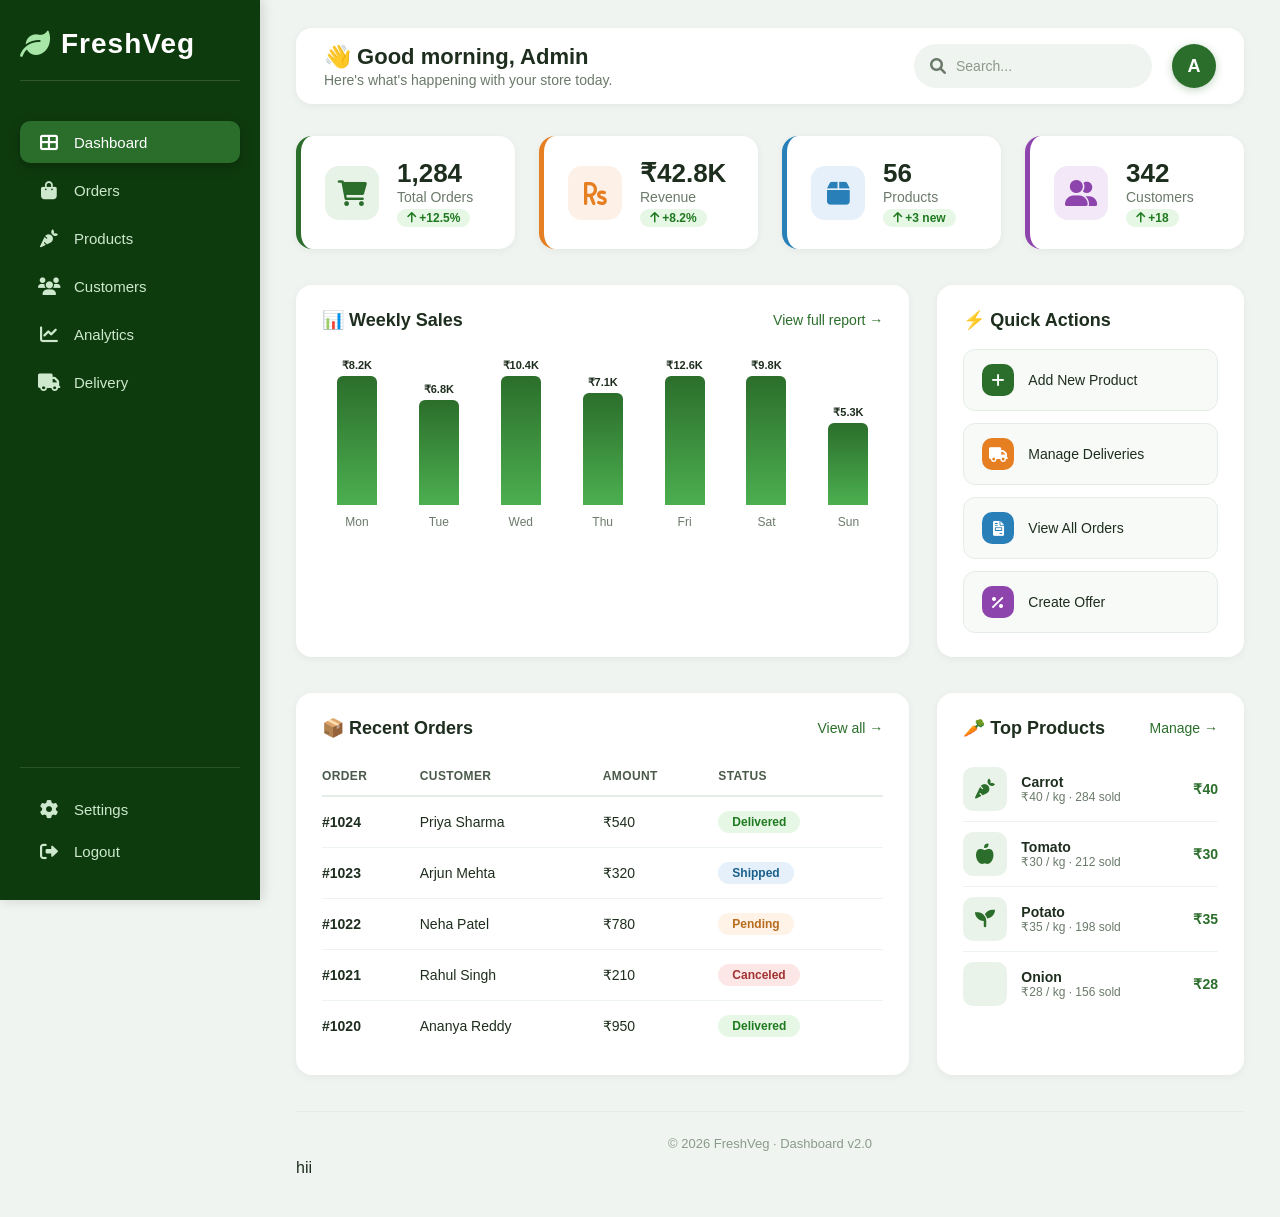
<file: PurchaseHtml/dash.html>
<!DOCTYPE html>
<html lang="en">
<head>
    <meta charset="UTF-8" />
    <meta name="viewport" content="width=device-width, initial-scale=1.0" />
    <title>FreshVeg — Dashboard</title>
    <link rel="stylesheet" href="https://cdnjs.cloudflare.com/ajax/libs/font-awesome/6.0.0-beta3/css/all.min.css" />
    <style>
        /* ───────── RESET & BASE ───────── */
        * {
            margin: 0;
            padding: 0;
            box-sizing: border-box;
        }

        body {
            font-family: 'Segoe UI', Arial, sans-serif;
            background: #f0f4f0;
            display: flex;
            min-height: 100vh;
            color: #1e2e1e;
        }

        /* ───────── SIDEBAR ───────── */
        .sidebar {
            width: 260px;
            background: #0e3b0e;
            color: #fff;
            display: flex;
            flex-direction: column;
            padding: 28px 20px;
            position: sticky;
            top: 0;
            height: 100vh;
            overflow-y: auto;
            flex-shrink: 0;
            box-shadow: 2px 0 12px rgba(0, 0, 0, 0.15);
        }

        .sidebar .logo {
            font-size: 28px;
            font-weight: 700;
            letter-spacing: 1px;
            display: flex;
            align-items: center;
            gap: 10px;
            margin-bottom: 40px;
            padding-bottom: 20px;
            border-bottom: 1px solid rgba(255, 255, 255, 0.15);
        }

        .sidebar .logo i {
            font-size: 30px;
            color: #a8e6a8;
        }

        .sidebar nav {
            display: flex;
            flex-direction: column;
            gap: 6px;
            flex: 1;
        }

        .sidebar nav a {
            color: #cde8cd;
            text-decoration: none;
            padding: 12px 18px;
            border-radius: 10px;
            font-size: 15px;
            font-weight: 500;
            display: flex;
            align-items: center;
            gap: 14px;
            transition: 0.25s ease;
        }

        .sidebar nav a i {
            width: 22px;
            font-size: 18px;
            text-align: center;
        }

        .sidebar nav a:hover {
            background: rgba(255, 255, 255, 0.10);
            color: #fff;
        }

        .sidebar nav a.active {
            background: #2b6e2b;
            color: #fff;
            box-shadow: 0 4px 12px rgba(0, 0, 0, 0.25);
        }

        .sidebar .bottom-links {
            margin-top: auto;
            border-top: 1px solid rgba(255, 255, 255, 0.12);
            padding-top: 20px;
        }

        .sidebar .bottom-links a {
            color: #cde8cd;
            text-decoration: none;
            padding: 12px 18px;
            border-radius: 10px;
            font-size: 15px;
            font-weight: 500;
            display: flex;
            align-items: center;
            gap: 14px;
            transition: 0.25s ease;
        }

        .sidebar .bottom-links a:hover {
            background: rgba(255, 255, 255, 0.10);
            color: #fff;
        }

        .sidebar .bottom-links a i {
            width: 22px;
            font-size: 18px;
            text-align: center;
        }

        /* ───────── MAIN CONTENT ───────── */
        .main {
            flex: 1;
            padding: 28px 36px 40px;
            overflow-y: auto;
        }

        /* ─── TOP BAR ─── */
        .topbar {
            display: flex;
            justify-content: space-between;
            align-items: center;
            background: #fff;
            padding: 16px 28px;
            border-radius: 16px;
            box-shadow: 0 2px 8px rgba(0, 0, 0, 0.05);
            margin-bottom: 32px;
            flex-wrap: wrap;
            gap: 16px;
        }

        .topbar .greeting h2 {
            font-size: 22px;
            font-weight: 600;
            color: #1e2e1e;
        }

        .topbar .greeting p {
            font-size: 14px;
            color: #6b7a6b;
            margin-top: 2px;
        }

        .topbar .right {
            display: flex;
            align-items: center;
            gap: 20px;
        }

        .topbar .right .search-box {
            display: flex;
            align-items: center;
            background: #f0f4f0;
            border-radius: 30px;
            padding: 6px 16px;
            gap: 10px;
        }

        .topbar .right .search-box input {
            border: none;
            background: transparent;
            padding: 8px 0;
            font-size: 14px;
            outline: none;
            width: 180px;
            color: #1e2e1e;
        }

        .topbar .right .search-box input::placeholder {
            color: #8a9a8a;
        }

        .topbar .right .search-box i {
            color: #6b7a6b;
        }

        .topbar .right .avatar {
            width: 44px;
            height: 44px;
            border-radius: 50%;
            background: #2b6e2b;
            color: #fff;
            display: flex;
            align-items: center;
            justify-content: center;
            font-weight: 600;
            font-size: 18px;
            cursor: pointer;
            box-shadow: 0 2px 8px rgba(43, 110, 43, 0.3);
        }

        /* ─── STATS CARDS ─── */
        .stats-grid {
            display: grid;
            grid-template-columns: repeat(auto-fit, minmax(200px, 1fr));
            gap: 24px;
            margin-bottom: 36px;
        }

        .stat-card {
            background: #fff;
            padding: 22px 24px;
            border-radius: 16px;
            box-shadow: 0 2px 8px rgba(0, 0, 0, 0.05);
            display: flex;
            align-items: center;
            gap: 18px;
            transition: 0.2s ease;
            border-left: 5px solid #2b6e2b;
        }

        .stat-card:hover {
            transform: translateY(-3px);
            box-shadow: 0 8px 24px rgba(0, 0, 0, 0.08);
        }

        .stat-card .icon {
            width: 54px;
            height: 54px;
            border-radius: 14px;
            background: #e8f3e8;
            display: flex;
            align-items: center;
            justify-content: center;
            font-size: 26px;
            color: #2b6e2b;
            flex-shrink: 0;
        }

        .stat-card .info h3 {
            font-size: 26px;
            font-weight: 700;
            color: #1e2e1e;
        }

        .stat-card .info p {
            font-size: 14px;
            color: #6b7a6b;
            font-weight: 500;
        }

        .stat-card .info .trend {
            font-size: 12px;
            font-weight: 600;
            margin-top: 4px;
            display: inline-block;
            padding: 2px 10px;
            border-radius: 20px;
            background: #e6f7e6;
            color: #1f7a1f;
        }

        .stat-card:nth-child(2) {
            border-left-color: #e67e22;
        }
        .stat-card:nth-child(2) .icon {
            background: #fdf0e6;
            color: #e67e22;
        }

        .stat-card:nth-child(3) {
            border-left-color: #2980b9;
        }
        .stat-card:nth-child(3) .icon {
            background: #e6f0fa;
            color: #2980b9;
        }

        .stat-card:nth-child(4) {
            border-left-color: #8e44ad;
        }
        .stat-card:nth-child(4) .icon {
            background: #f3e8f8;
            color: #8e44ad;
        }

        /* ─── TWO-COLUMN LAYOUT ─── */
        .row {
            display: grid;
            grid-template-columns: 2fr 1fr;
            gap: 28px;
            margin-bottom: 36px;
        }

        .panel {
            background: #fff;
            border-radius: 16px;
            padding: 24px 26px;
            box-shadow: 0 2px 8px rgba(0, 0, 0, 0.05);
        }

        .panel .panel-header {
            display: flex;
            justify-content: space-between;
            align-items: center;
            margin-bottom: 18px;
        }

        .panel .panel-header h3 {
            font-size: 18px;
            font-weight: 600;
            color: #1e2e1e;
        }

        .panel .panel-header a {
            color: #2b6e2b;
            text-decoration: none;
            font-size: 14px;
            font-weight: 500;
        }

        .panel .panel-header a:hover {
            text-decoration: underline;
        }

        /* ─── CHART (bar) ─── */
        .chart-bars {
            display: flex;
            justify-content: space-between;
            align-items: flex-end;
            height: 180px;
            padding-top: 10px;
            gap: 12px;
        }

        .chart-bar-item {
            display: flex;
            flex-direction: column;
            align-items: center;
            flex: 1;
            height: 100%;
            justify-content: flex-end;
        }

        .chart-bar-item .bar {
            width: 100%;
            max-width: 40px;
            border-radius: 6px 6px 0 0;
            background: linear-gradient(180deg, #2b6e2b, #4caf50);
            transition: 0.3s ease;
            min-height: 8px;
            position: relative;
        }

        .chart-bar-item .bar:hover {
            opacity: 0.8;
            transform: scaleY(1.02);
            transform-origin: bottom;
        }

        .chart-bar-item .bar-label {
            margin-top: 10px;
            font-size: 12px;
            color: #6b7a6b;
            font-weight: 500;
        }

        .chart-bar-item .bar-value {
            font-size: 11px;
            font-weight: 600;
            color: #1e2e1e;
            margin-bottom: 4px;
        }

        /* ─── RECENT ORDERS TABLE ─── */
        .table-wrap {
            overflow-x: auto;
        }

        .orders-table {
            width: 100%;
            border-collapse: collapse;
            font-size: 14px;
        }

        .orders-table th {
            text-align: left;
            padding: 12px 8px 12px 0;
            border-bottom: 2px solid #e6ede6;
            color: #4a5a4a;
            font-weight: 600;
            font-size: 12px;
            text-transform: uppercase;
            letter-spacing: 0.4px;
        }

        .orders-table td {
            padding: 14px 8px 14px 0;
            border-bottom: 1px solid #edf3ed;
            color: #1e2e1e;
        }

        .orders-table tr:last-child td {
            border-bottom: none;
        }

        .orders-table .badge {
            display: inline-block;
            padding: 4px 14px;
            border-radius: 30px;
            font-size: 12px;
            font-weight: 600;
        }

        .badge-delivered {
            background: #e6f7e6;
            color: #1f7a1f;
        }

        .badge-pending {
            background: #fef3e6;
            color: #b86b1f;
        }

        .badge-shipped {
            background: #e6f0fa;
            color: #1a5f8a;
        }

        .badge-canceled {
            background: #fde6e6;
            color: #a13232;
        }

        /* ─── QUICK ACTIONS ─── */
        .quick-actions {
            display: flex;
            flex-direction: column;
            gap: 12px;
        }

        .quick-actions .action-btn {
            display: flex;
            align-items: center;
            gap: 14px;
            padding: 14px 18px;
            border-radius: 12px;
            background: #f7faf7;
            border: 1px solid #e6ede6;
            text-decoration: none;
            color: #1e2e1e;
            font-weight: 500;
            transition: 0.2s ease;
            font-size: 14px;
        }

        .quick-actions .action-btn:hover {
            background: #eaf3ea;
            border-color: #2b6e2b;
            transform: translateX(4px);
        }

        .quick-actions .action-btn i {
            width: 32px;
            height: 32px;
            border-radius: 10px;
            background: #2b6e2b;
            color: #fff;
            display: flex;
            align-items: center;
            justify-content: center;
            font-size: 15px;
            flex-shrink: 0;
        }

        .quick-actions .action-btn:nth-child(2) i {
            background: #e67e22;
        }
        .quick-actions .action-btn:nth-child(3) i {
            background: #2980b9;
        }
        .quick-actions .action-btn:nth-child(4) i {
            background: #8e44ad;
        }

        /* ─── PRODUCT LIST (mini) ─── */
        .product-mini {
            display: flex;
            align-items: center;
            gap: 14px;
            padding: 10px 0;
            border-bottom: 1px solid #edf3ed;
        }

        .product-mini:last-child {
            border-bottom: none;
        }

        .product-mini .thumb {
            width: 44px;
            height: 44px;
            border-radius: 10px;
            background: #eaf3ea;
            display: flex;
            align-items: center;
            justify-content: center;
            font-size: 20px;
            color: #2b6e2b;
            flex-shrink: 0;
        }

        .product-mini .details {
            flex: 1;
        }

        .product-mini .details h4 {
            font-size: 14px;
            font-weight: 600;
            color: #1e2e1e;
        }

        .product-mini .details p {
            font-size: 12px;
            color: #6b7a6b;
        }

        .product-mini .price {
            font-weight: 600;
            color: #2b6e2b;
            font-size: 14px;
        }

        /* ─── FOOTER ─── */
        .dashboard-footer {
            text-align: center;
            padding: 24px 0 8px;
            color: #8a9a8a;
            font-size: 13px;
            border-top: 1px solid #e6ede6;
            margin-top: 12px;
        }

        /* ───────── RESPONSIVE ───────── */
        @media (max-width: 1024px) {
            .row {
                grid-template-columns: 1fr;
            }
        }

        @media (max-width: 768px) {
            .sidebar {
                width: 80px;
                padding: 20px 12px;
            }

            .sidebar .logo {
                font-size: 20px;
                justify-content: center;
            }
            .sidebar .logo span {
                display: none;
            }
            .sidebar nav a span,
            .sidebar .bottom-links a span {
                display: none;
            }
            .sidebar nav a,
            .sidebar .bottom-links a {
                justify-content: center;
                padding: 14px;
            }
            .sidebar nav a i,
            .sidebar .bottom-links a i {
                font-size: 20px;
                width: auto;
            }

            .main {
                padding: 20px 16px;
            }

            .topbar {
                flex-direction: column;
                align-items: stretch;
                gap: 12px;
                padding: 16px 20px;
            }

            .topbar .right {
                flex-wrap: wrap;
                justify-content: space-between;
            }

            .topbar .right .search-box input {
                width: 120px;
            }

            .stats-grid {
                grid-template-columns: 1fr 1fr;
                gap: 16px;
            }

            .stat-card {
                padding: 16px 18px;
            }
            .stat-card .info h3 {
                font-size: 20px;
            }
        }

        @media (max-width: 480px) {
            .sidebar {
                width: 60px;
                padding: 14px 8px;
            }
            .sidebar .logo {
                font-size: 16px;
            }
            .sidebar .logo i {
                font-size: 22px;
            }
            .sidebar nav a,
            .sidebar .bottom-links a {
                padding: 10px;
            }

            .stats-grid {
                grid-template-columns: 1fr;
            }

            .topbar .right .search-box input {
                width: 100px;
            }

            .panel {
                padding: 18px 16px;
            }

            .chart-bars {
                height: 140px;
                gap: 8px;
            }
            .chart-bar-item .bar {
                max-width: 28px;
            }
        }
    </style>
</head>
<body>

    <!-- ═══════ SIDEBAR ═══════ -->
    <aside class="sidebar">
        <div class="logo">
            <i class="fas fa-leaf"></i>
            <span>FreshVeg</span>
        </div>

        <nav>
            <a href="#" class="active">
                <i class="fas fa-th-large"></i>
                <span>Dashboard</span>
            </a>
            <a href="#">
                <i class="fas fa-shopping-bag"></i>
                <span>Orders</span>
            </a>
            <a href="#">
                <i class="fas fa-carrot"></i>
                <span>Products</span>
            </a>
            <a href="#">
                <i class="fas fa-users"></i>
                <span>Customers</span>
            </a>
            <a href="#">
                <i class="fas fa-chart-line"></i>
                <span>Analytics</span>
            </a>
            <a href="#">
                <i class="fas fa-truck"></i>
                <span>Delivery</span>
            </a>
        </nav>

        <div class="bottom-links">
            <a href="#">
                <i class="fas fa-cog"></i>
                <span>Settings</span>
            </a>
            <a href="#">
                <i class="fas fa-sign-out-alt"></i>
                <span>Logout</span>
            </a>
        </div>
    </aside>

    <!-- ═══════ MAIN ═══════ -->
    <main class="main">

        <!-- TOP BAR -->
        <div class="topbar">
            <div class="greeting">
                <h2>👋 Good morning, Admin</h2>
                <p>Here's what's happening with your store today.</p>
            </div>
            <div class="right">
                <div class="search-box">
                    <i class="fas fa-search"></i>
                    <input type="text" placeholder="Search..." />
                </div>
                <div class="avatar">A</div>
            </div>
        </div>

        <!-- STATS -->
        <div class="stats-grid">
            <div class="stat-card">
                <div class="icon"><i class="fas fa-shopping-cart"></i></div>
                <div class="info">
                    <h3>1,284</h3>
                    <p>Total Orders</p>
                    <span class="trend"><i class="fas fa-arrow-up"></i> +12.5%</span>
                </div>
            </div>
            <div class="stat-card">
                <div class="icon"><i class="fas fa-rupee-sign"></i></div>
                <div class="info">
                    <h3>₹42.8K</h3>
                    <p>Revenue</p>
                    <span class="trend"><i class="fas fa-arrow-up"></i> +8.2%</span>
                </div>
            </div>
            <div class="stat-card">
                <div class="icon"><i class="fas fa-box"></i></div>
                <div class="info">
                    <h3>56</h3>
                    <p>Products</p>
                    <span class="trend"><i class="fas fa-arrow-up"></i> +3 new</span>
                </div>
            </div>
            <div class="stat-card">
                <div class="icon"><i class="fas fa-user-friends"></i></div>
                <div class="info">
                    <h3>342</h3>
                    <p>Customers</p>
                    <span class="trend"><i class="fas fa-arrow-up"></i> +18</span>
                </div>
            </div>
        </div>

        <!-- ROW: CHART + QUICK ACTIONS -->
        <div class="row">

            <!-- CHART -->
            <div class="panel">
                <div class="panel-header">
                    <h3>📊 Weekly Sales</h3>
                    <a href="#">View full report →</a>
                </div>
                <div class="chart-bars">
                    <div class="chart-bar-item">
                        <div class="bar-value">₹8.2K</div>
                        <div class="bar" style="height:76%;"></div>
                        <div class="bar-label">Mon</div>
                    </div>
                    <div class="chart-bar-item">
                        <div class="bar-value">₹6.8K</div>
                        <div class="bar" style="height:62%;"></div>
                        <div class="bar-label">Tue</div>
                    </div>
                    <div class="chart-bar-item">
                        <div class="bar-value">₹10.4K</div>
                        <div class="bar" style="height:94%;"></div>
                        <div class="bar-label">Wed</div>
                    </div>
                    <div class="chart-bar-item">
                        <div class="bar-value">₹7.1K</div>
                        <div class="bar" style="height:66%;"></div>
                        <div class="bar-label">Thu</div>
                    </div>
                    <div class="chart-bar-item">
                        <div class="bar-value">₹12.6K</div>
                        <div class="bar" style="height:100%;"></div>
                        <div class="bar-label">Fri</div>
                    </div>
                    <div class="chart-bar-item">
                        <div class="bar-value">₹9.8K</div>
                        <div class="bar" style="height:84%;"></div>
                        <div class="bar-label">Sat</div>
                    </div>
                    <div class="chart-bar-item">
                        <div class="bar-value">₹5.3K</div>
                        <div class="bar" style="height:48%;"></div>
                        <div class="bar-label">Sun</div>
                    </div>
                </div>
            </div>

            <!-- QUICK ACTIONS -->
            <div class="panel">
                <div class="panel-header">
                    <h3>⚡ Quick Actions</h3>
                </div>
                <div class="quick-actions">
                    <a href="#" class="action-btn">
                        <i class="fas fa-plus"></i>
                        Add New Product
                    </a>
                    <a href="#" class="action-btn">
                        <i class="fas fa-truck"></i>
                        Manage Deliveries
                    </a>
                    <a href="#" class="action-btn">
                        <i class="fas fa-file-invoice"></i>
                        View All Orders
                    </a>
                    <a href="#" class="action-btn">
                        <i class="fas fa-percent"></i>
                        Create Offer
                    </a>
                </div>
            </div>
        </div>

        <!-- ROW: RECENT ORDERS + TOP PRODUCTS -->
        <div class="row">

            <!-- RECENT ORDERS -->
            <div class="panel">
                <div class="panel-header">
                    <h3>📦 Recent Orders</h3>
                    <a href="#">View all →</a>
                </div>
                <div class="table-wrap">
                    <table class="orders-table">
                        <thead>
                            <tr>
                                <th>Order</th>
                                <th>Customer</th>
                                <th>Amount</th>
                                <th>Status</th>
                            </tr>
                        </thead>
                        <tbody>
                            <tr>
                                <td><strong>#1024</strong></td>
                                <td>Priya Sharma</td>
                                <td>₹540</td>
                                <td><span class="badge badge-delivered">Delivered</span></td>
                            </tr>
                            <tr>
                                <td><strong>#1023</strong></td>
                                <td>Arjun Mehta</td>
                                <td>₹320</td>
                                <td><span class="badge badge-shipped">Shipped</span></td>
                            </tr>
                            <tr>
                                <td><strong>#1022</strong></td>
                                <td>Neha Patel</td>
                                <td>₹780</td>
                                <td><span class="badge badge-pending">Pending</span></td>
                            </tr>
                            <tr>
                                <td><strong>#1021</strong></td>
                                <td>Rahul Singh</td>
                                <td>₹210</td>
                                <td><span class="badge badge-canceled">Canceled</span></td>
                            </tr>
                            <tr>
                                <td><strong>#1020</strong></td>
                                <td>Ananya Reddy</td>
                                <td>₹950</td>
                                <td><span class="badge badge-delivered">Delivered</span></td>
                            </tr>
                        </tbody>
                    </table>
                </div>
            </div>

            <!-- TOP PRODUCTS -->
            <div class="panel">
                <div class="panel-header">
                    <h3>🥕 Top Products</h3>
                    <a href="#">Manage →</a>
                </div>

                <div class="product-mini">
                    <div class="thumb"><i class="fas fa-carrot"></i></div>
                    <div class="details">
                        <h4>Carrot</h4>
                        <p>₹40 / kg · 284 sold</p>
                    </div>
                    <div class="price">₹40</div>
                </div>

                <div class="product-mini">
                    <div class="thumb"><i class="fas fa-apple-alt"></i></div>
                    <div class="details">
                        <h4>Tomato</h4>
                        <p>₹30 / kg · 212 sold</p>
                    </div>
                    <div class="price">₹30</div>
                </div>

                <div class="product-mini">
                    <div class="thumb"><i class="fas fa-seedling"></i></div>
                    <div class="details">
                        <h4>Potato</h4>
                        <p>₹35 / kg · 198 sold</p>
                    </div>
                    <div class="price">₹35</div>
                </div>

                <div class="product-mini">
                    <div class="thumb"><i class="fas fa-pepper"></i></div>
                    <div class="details">
                        <h4>Onion</h4>
                        <p>₹28 / kg · 156 sold</p>
                    </div>
                    <div class="price">₹28</div>
                </div>
            </div>
        </div>

        <!-- FOOTER -->
        <div class="dashboard-footer">
            © 2026 FreshVeg · Dashboard v2.0
        </div>
        <div>
          hii  
        </div>

    </main>

</body>
</html>
</file>
